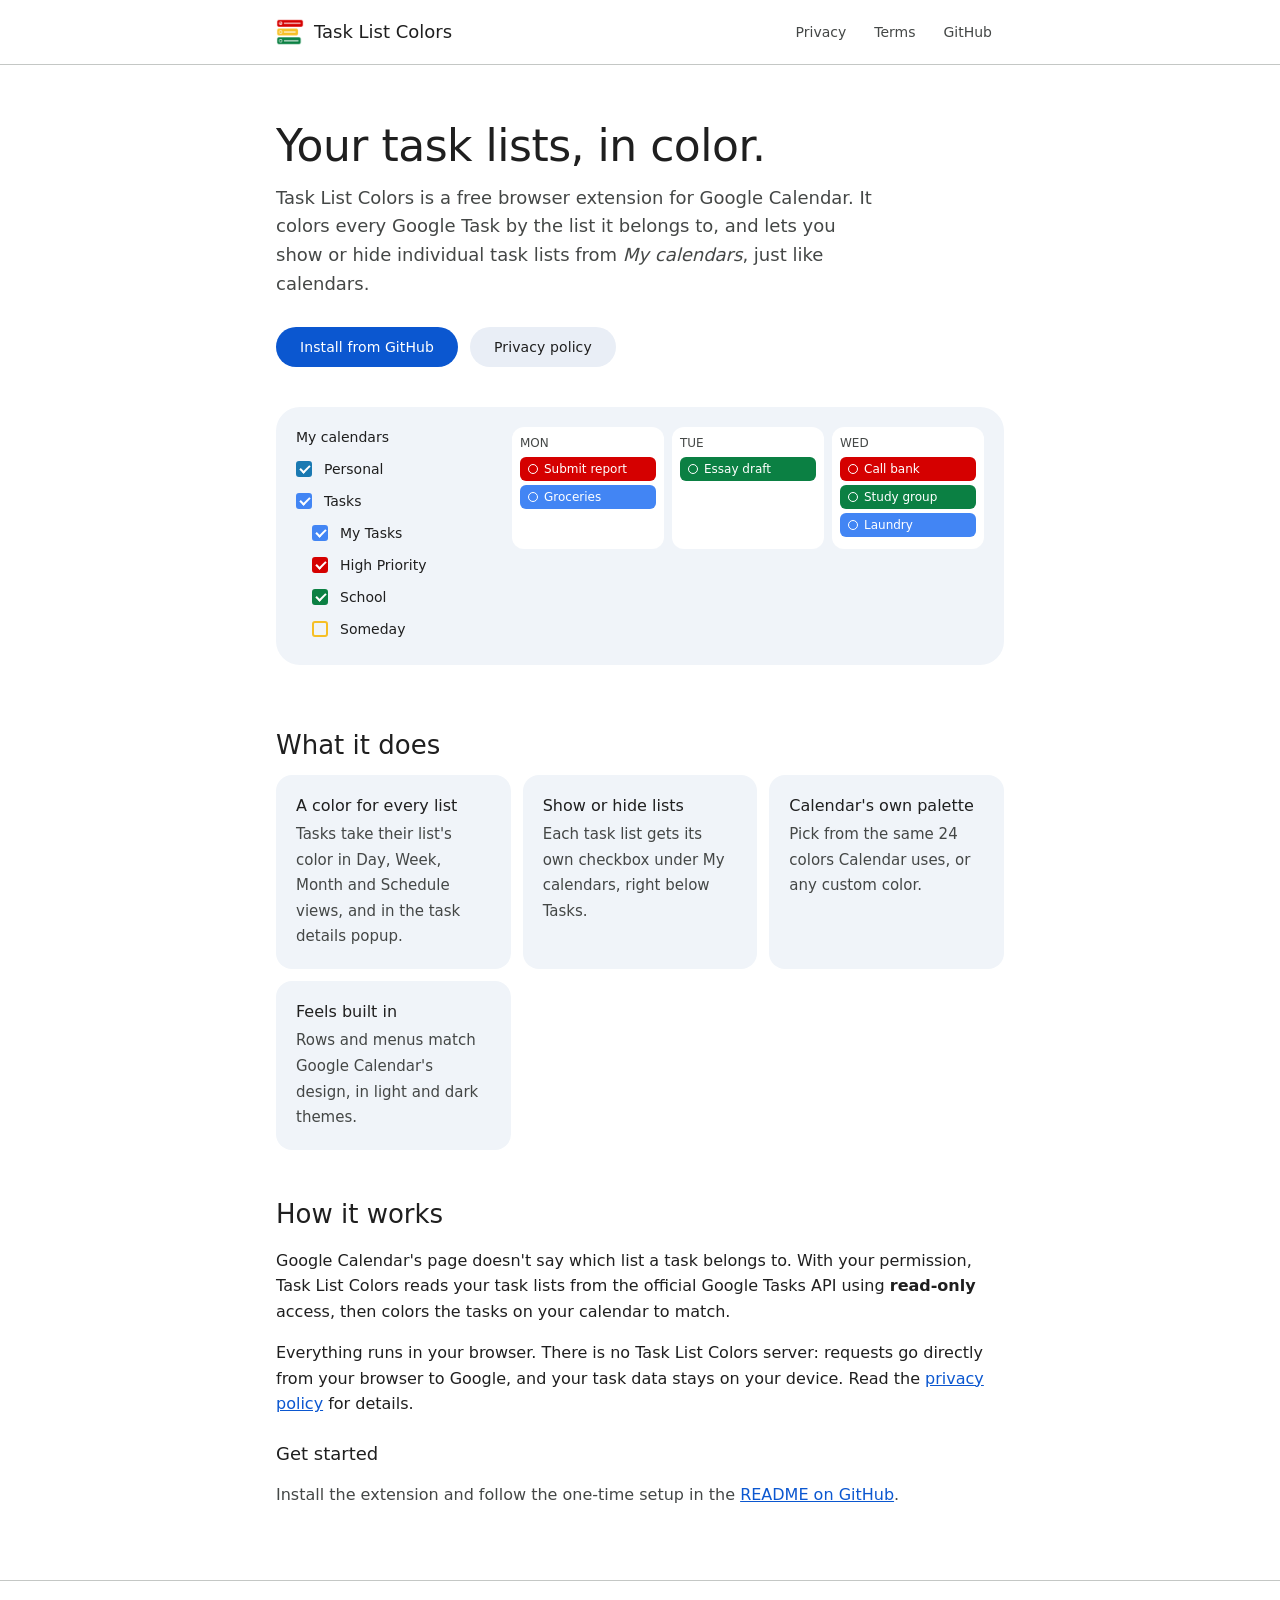
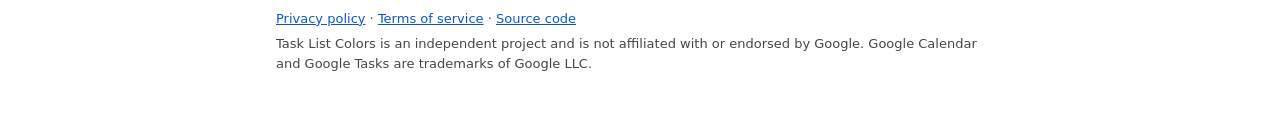
<file: docs/index.html>
<!doctype html>
<html lang="en">
<head>
  <meta charset="utf-8">
  <meta name="viewport" content="width=device-width, initial-scale=1">
  <title>Task List Colors for Google Calendar</title>
  <meta name="description" content="A browser extension that colors Google Tasks in Google Calendar by task list, and lets you show or hide each list from My calendars.">
  <link rel="icon" href="icon.png">
  <link rel="stylesheet" href="style.css">
</head>
<body>
  <header class="site-header">
    <div class="wrap">
      <a class="brand" href="./"><img src="icon.png" alt="" width="28" height="28">Task List Colors</a>
      <nav class="site-nav" aria-label="Site">
        <a href="privacy.html">Privacy</a>
        <a href="terms.html">Terms</a>
        <a href="https://github.com/Psychemm/TaskPlus">GitHub</a>
      </nav>
    </div>
  </header>

  <main class="wrap">
    <section class="hero">
      <h1>Your task lists, in color.</h1>
      <p class="lede">
        Task List Colors is a free browser extension for Google Calendar. It colors every Google Task by the list it
        belongs to, and lets you show or hide individual task lists from <em>My calendars</em>, just like calendars.
      </p>
      <div class="buttons">
        <a class="btn btn--filled" href="https://github.com/Psychemm/TaskPlus#install">Install from GitHub</a>
        <a class="btn btn--tonal" href="privacy.html">Privacy policy</a>
      </div>

      <div class="preview" role="img" aria-label="Illustration: task lists with colored checkboxes under My calendars, next to calendar days with tasks colored by list">
        <div class="preview__side" aria-hidden="true">
          <h2>My calendars</h2>
          <div class="cal-row"><span class="box" style="--c:#1A79B2"></span>Personal</div>
          <div class="cal-row"><span class="box" style="--c:#4285F4"></span>Tasks</div>
          <div class="cal-row cal-row--sub"><span class="box" style="--c:#4285F4"></span>My Tasks</div>
          <div class="cal-row cal-row--sub"><span class="box" style="--c:#D50000"></span>High Priority</div>
          <div class="cal-row cal-row--sub"><span class="box" style="--c:#0B8043"></span>School</div>
          <div class="cal-row cal-row--sub"><span class="box box--off" style="--c:#F6BF26"></span>Someday</div>
        </div>
        <div class="preview__grid" aria-hidden="true">
          <div class="day">
            <div class="day__label">Mon</div>
            <div class="chip" style="--c:#D50000">Submit report</div>
            <div class="chip" style="--c:#4285F4">Groceries</div>
          </div>
          <div class="day">
            <div class="day__label">Tue</div>
            <div class="chip" style="--c:#0B8043">Essay draft</div>
          </div>
          <div class="day">
            <div class="day__label">Wed</div>
            <div class="chip" style="--c:#D50000">Call bank</div>
            <div class="chip" style="--c:#0B8043">Study group</div>
            <div class="chip" style="--c:#4285F4">Laundry</div>
          </div>
        </div>
      </div>
    </section>

    <section aria-labelledby="features">
      <h2 id="features">What it does</h2>
      <ul class="features">
        <li><strong>A color for every list</strong><span>Tasks take their list's color in Day, Week, Month and Schedule views, and in the task details popup.</span></li>
        <li><strong>Show or hide lists</strong><span>Each task list gets its own checkbox under My calendars, right below Tasks.</span></li>
        <li><strong>Calendar's own palette</strong><span>Pick from the same 24 colors Calendar uses, or any custom color.</span></li>
        <li><strong>Feels built in</strong><span>Rows and menus match Google Calendar's design, in light and dark themes.</span></li>
      </ul>
    </section>

    <section aria-labelledby="how">
      <h2 id="how">How it works</h2>
      <p>
        Google Calendar's page doesn't say which list a task belongs to. With your permission, Task List Colors reads
        your task lists from the official Google Tasks API using <strong>read-only</strong> access, then colors the tasks
        on your calendar to match.
      </p>
      <p>
        Everything runs in your browser. There is no Task List Colors server: requests go directly from your browser to
        Google, and your task data stays on your device. Read the <a href="privacy.html">privacy policy</a> for details.
      </p>
      <h3>Get started</h3>
      <p class="muted">
        Install the extension and follow the one-time setup in the
        <a href="https://github.com/Psychemm/TaskPlus#readme">README on GitHub</a>.
      </p>
    </section>
  </main>

  <footer class="site-footer">
    <div class="wrap">
      <p><a href="privacy.html">Privacy policy</a> · <a href="terms.html">Terms of service</a> · <a href="https://github.com/Psychemm/TaskPlus">Source code</a></p>
      <p>Task List Colors is an independent project and is not affiliated with or endorsed by Google. Google Calendar and Google Tasks are trademarks of Google LLC.</p>
    </div>
  </footer>
</body>
</html>
</file>
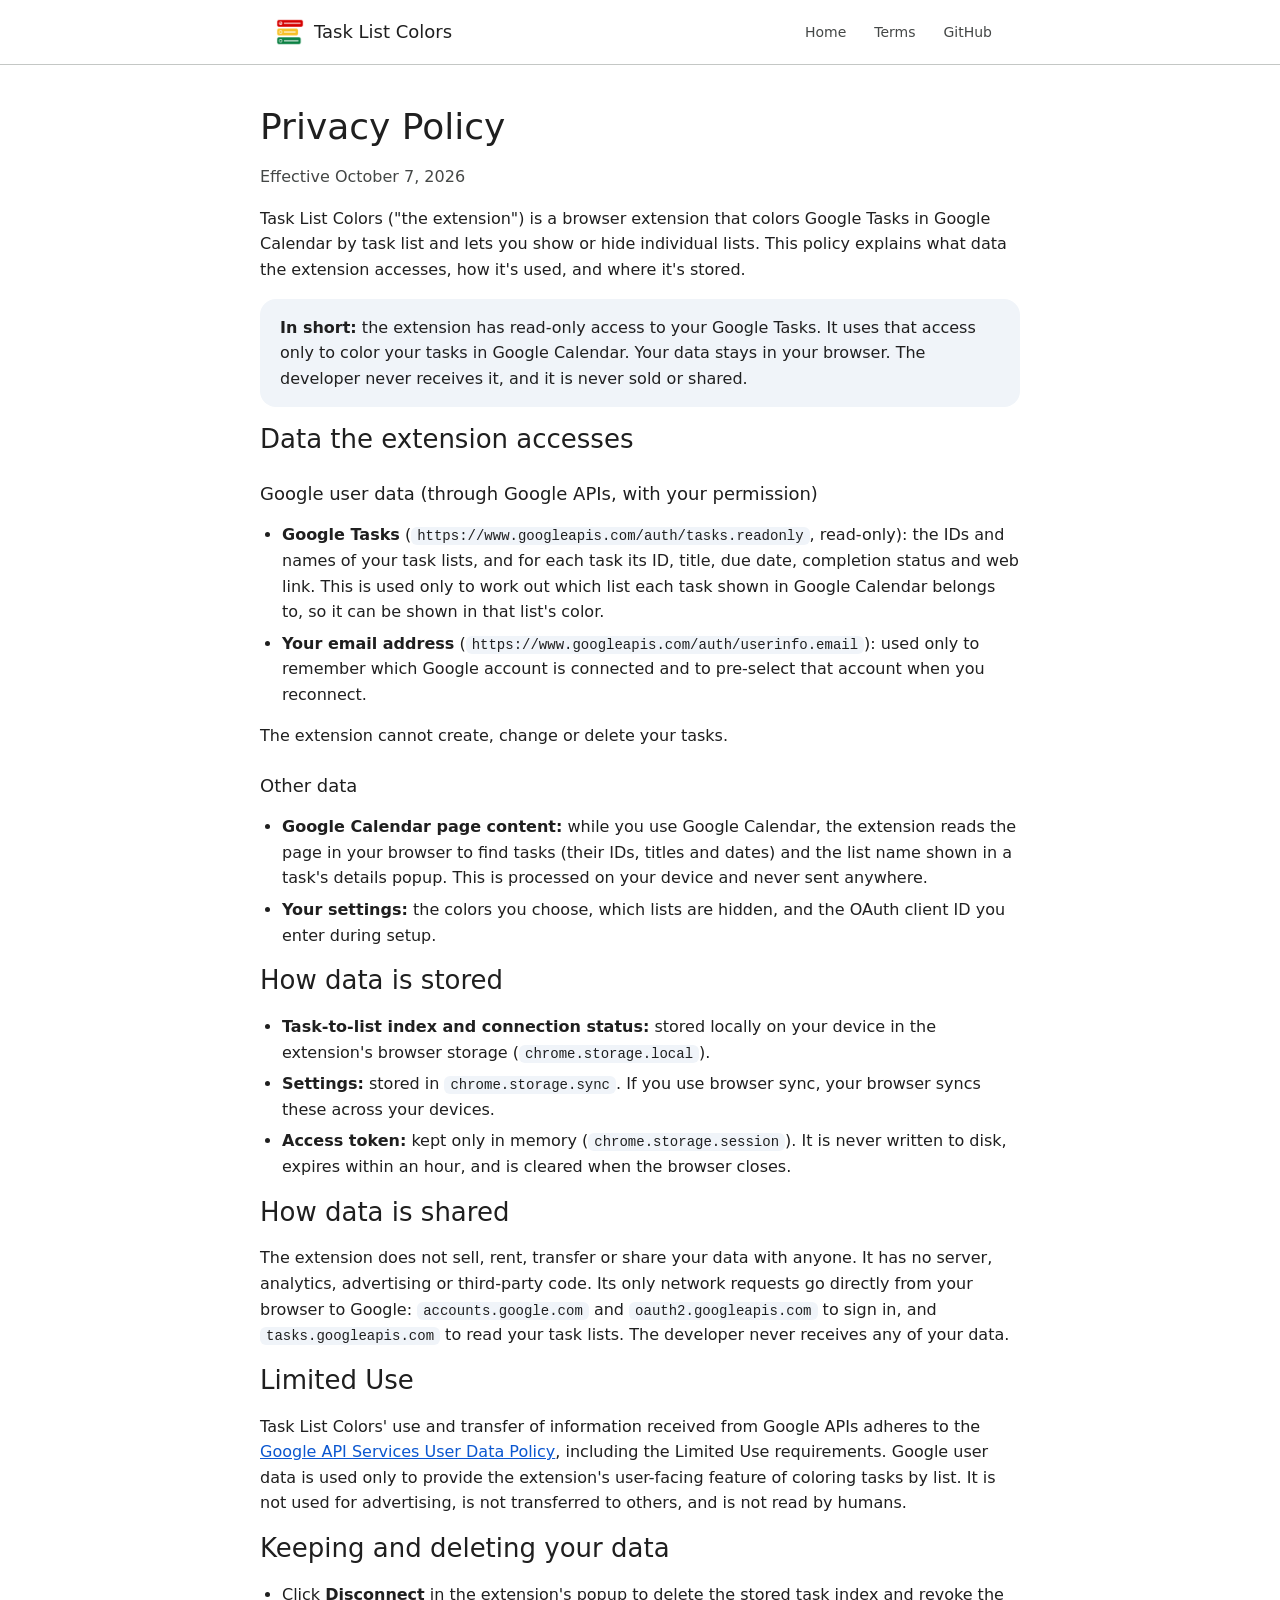
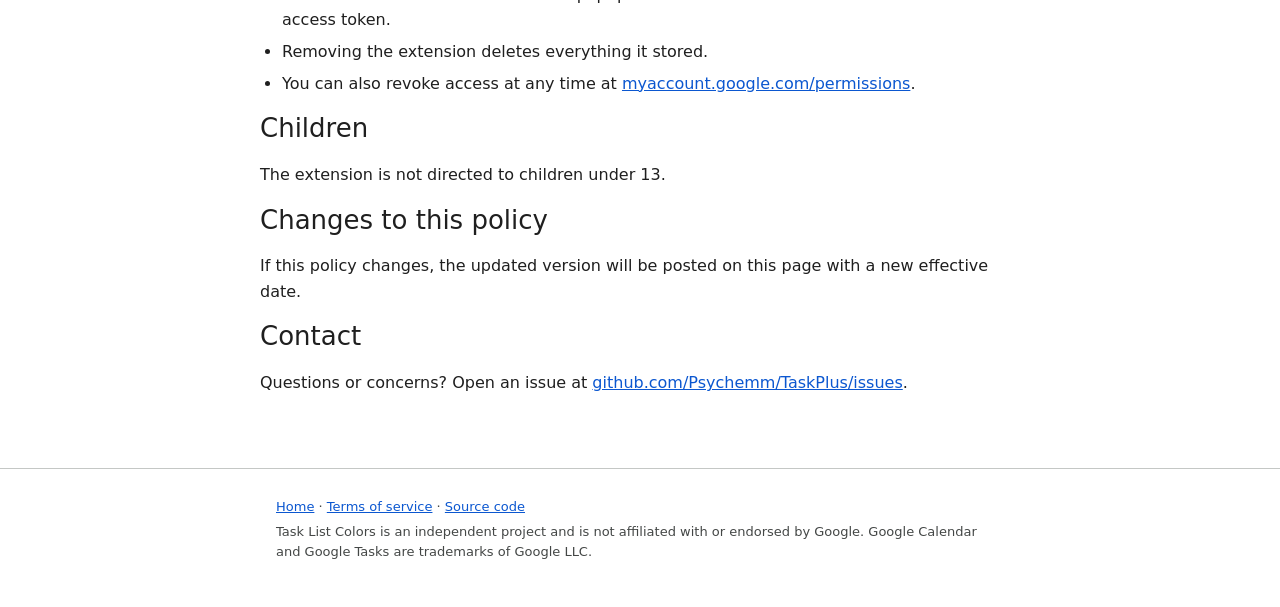
<file: docs/privacy.html>
<!doctype html>
<html lang="en">
<head>
  <meta charset="utf-8">
  <meta name="viewport" content="width=device-width, initial-scale=1">
  <title>Privacy Policy · Task List Colors</title>
  <meta name="description" content="Privacy policy for the Task List Colors browser extension for Google Calendar.">
  <link rel="icon" href="icon.png">
  <link rel="stylesheet" href="style.css">
</head>
<body>
  <header class="site-header">
    <div class="wrap">
      <a class="brand" href="./"><img src="icon.png" alt="" width="28" height="28">Task List Colors</a>
      <nav class="site-nav" aria-label="Site">
        <a href="./">Home</a>
        <a href="terms.html">Terms</a>
        <a href="https://github.com/Psychemm/TaskPlus">GitHub</a>
      </nav>
    </div>
  </header>

  <main class="wrap policy">
    <h1>Privacy Policy</h1>
    <p class="muted">Effective October 7, 2026</p>

    <p>
      Task List Colors ("the extension") is a browser extension that colors Google Tasks in Google Calendar by task
      list and lets you show or hide individual lists. This policy explains what data the extension accesses, how
      it's used, and where it's stored.
    </p>

    <div class="callout">
      <strong>In short:</strong> the extension has read-only access to your Google Tasks. It uses that access only to
      color your tasks in Google Calendar. Your data stays in your browser. The developer never receives it, and it is
      never sold or shared.
    </div>

    <h2>Data the extension accesses</h2>
    <h3>Google user data (through Google APIs, with your permission)</h3>
    <ul>
      <li>
        <strong>Google Tasks</strong> (<code>https://www.googleapis.com/auth/tasks.readonly</code>, read-only): the IDs
        and names of your task lists, and for each task its ID, title, due date, completion status and web link.
        This is used only to work out which list each task shown in Google Calendar belongs to, so it can be shown
        in that list's color.
      </li>
      <li>
        <strong>Your email address</strong> (<code>https://www.googleapis.com/auth/userinfo.email</code>): used only
        to remember which Google account is connected and to pre-select that account when you reconnect.
      </li>
    </ul>
    <p>The extension cannot create, change or delete your tasks.</p>

    <h3>Other data</h3>
    <ul>
      <li>
        <strong>Google Calendar page content:</strong> while you use Google Calendar, the extension reads the page in
        your browser to find tasks (their IDs, titles and dates) and the list name shown in a task's details popup.
        This is processed on your device and never sent anywhere.
      </li>
      <li>
        <strong>Your settings:</strong> the colors you choose, which lists are hidden, and the OAuth client ID you enter
        during setup.
      </li>
    </ul>

    <h2>How data is stored</h2>
    <ul>
      <li>
        <strong>Task-to-list index and connection status:</strong> stored locally on your device in the extension's
        browser storage (<code>chrome.storage.local</code>).
      </li>
      <li>
        <strong>Settings:</strong> stored in <code>chrome.storage.sync</code>. If you use browser sync, your browser
        syncs these across your devices.
      </li>
      <li>
        <strong>Access token:</strong> kept only in memory (<code>chrome.storage.session</code>). It is never written
        to disk, expires within an hour, and is cleared when the browser closes.
      </li>
    </ul>

    <h2>How data is shared</h2>
    <p>
      The extension does not sell, rent, transfer or share your data with anyone. It has no server, analytics,
      advertising or third-party code. Its only network requests go directly from your browser to Google:
      <code>accounts.google.com</code> and <code>oauth2.googleapis.com</code> to sign in, and
      <code>tasks.googleapis.com</code> to read your task lists. The developer never receives any of your data.
    </p>

    <h2>Limited Use</h2>
    <p>
      Task List Colors' use and transfer of information received from Google APIs adheres to the
      <a href="https://developers.google.com/terms/api-services-user-data-policy">Google API Services User Data Policy</a>,
      including the Limited Use requirements. Google user data is used only to provide the extension's user-facing
      feature of coloring tasks by list. It is not used for advertising, is not transferred to others, and is not read
      by humans.
    </p>

    <h2>Keeping and deleting your data</h2>
    <ul>
      <li>Click <strong>Disconnect</strong> in the extension's popup to delete the stored task index and revoke the access token.</li>
      <li>Removing the extension deletes everything it stored.</li>
      <li>You can also revoke access at any time at <a href="https://myaccount.google.com/permissions">myaccount.google.com/permissions</a>.</li>
    </ul>

    <h2>Children</h2>
    <p>The extension is not directed to children under 13.</p>

    <h2>Changes to this policy</h2>
    <p>If this policy changes, the updated version will be posted on this page with a new effective date.</p>

    <h2>Contact</h2>
    <p>
      Questions or concerns? Open an issue at
      <a href="https://github.com/Psychemm/TaskPlus/issues">github.com/Psychemm/TaskPlus/issues</a>.
    </p>
  </main>

  <footer class="site-footer">
    <div class="wrap">
      <p><a href="./">Home</a> · <a href="terms.html">Terms of service</a> · <a href="https://github.com/Psychemm/TaskPlus">Source code</a></p>
      <p>Task List Colors is an independent project and is not affiliated with or endorsed by Google. Google Calendar and Google Tasks are trademarks of Google LLC.</p>
    </div>
  </footer>
</body>
</html>
</file>
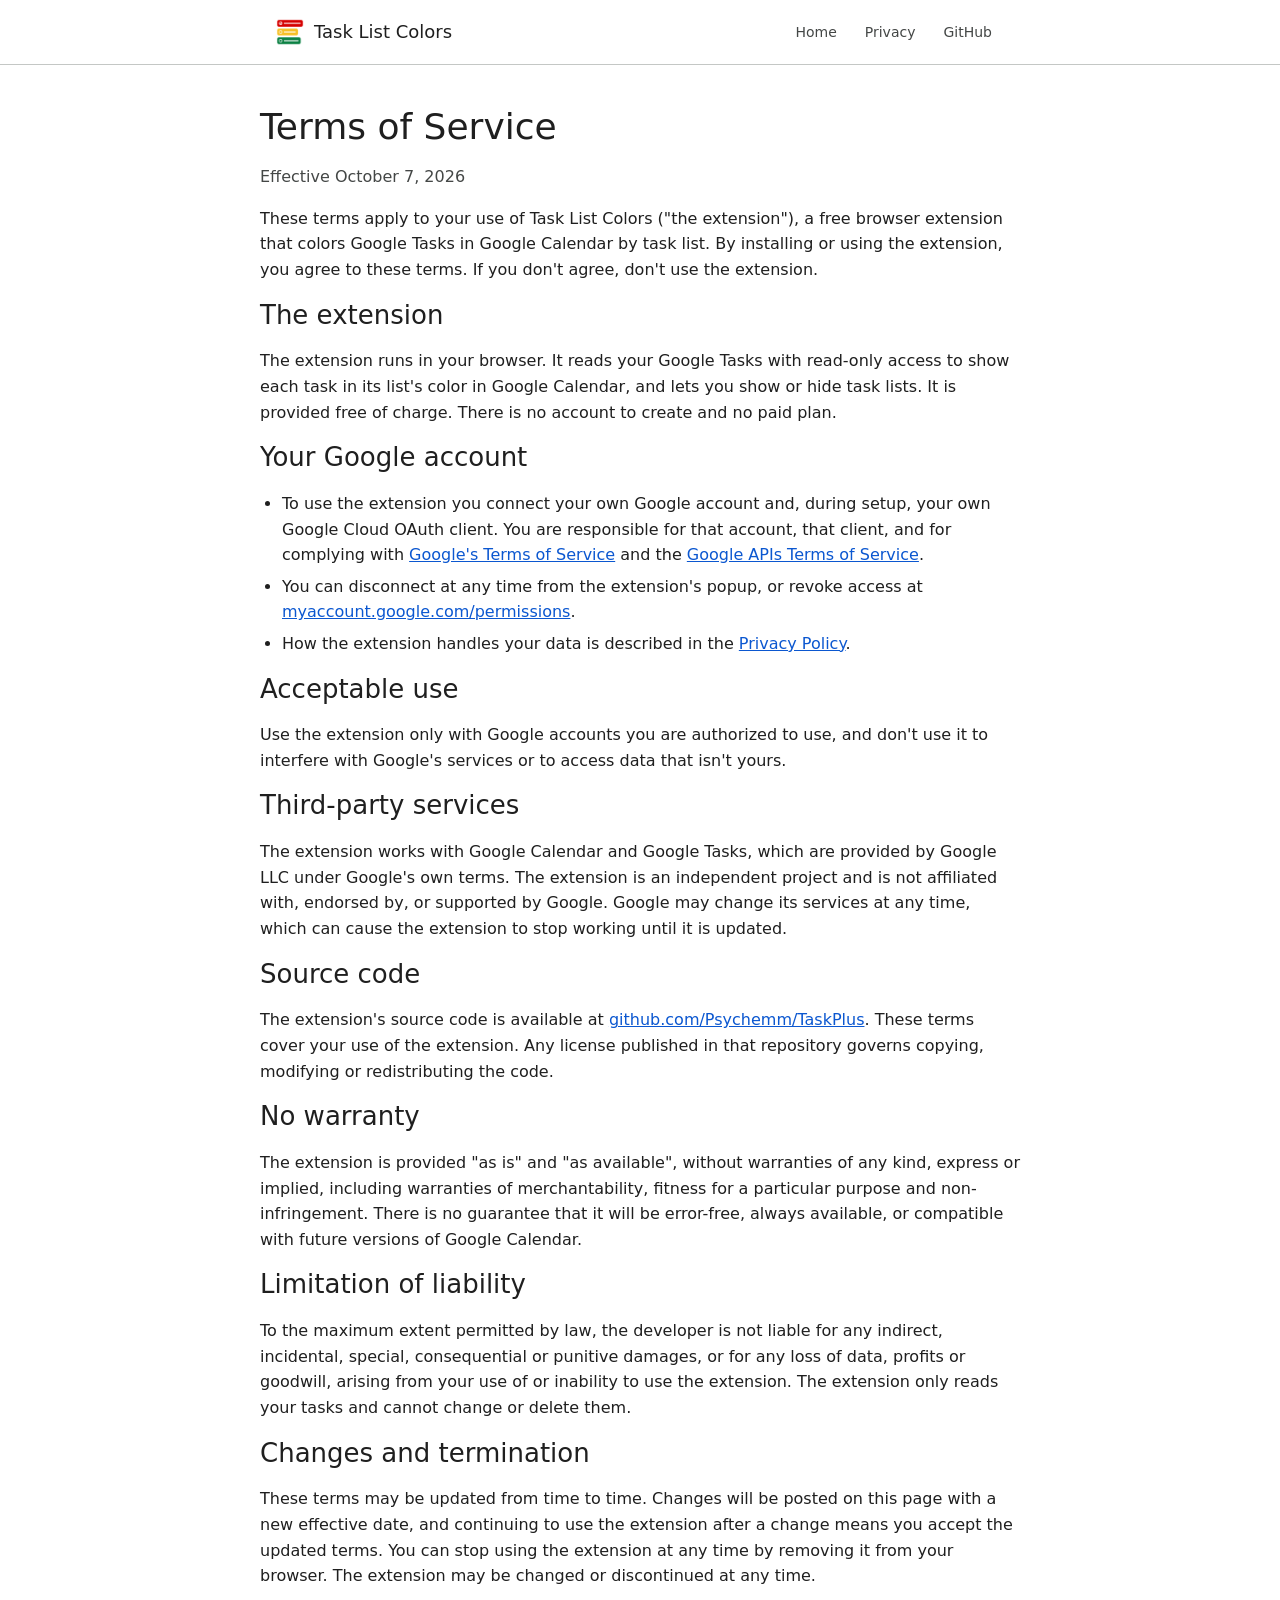
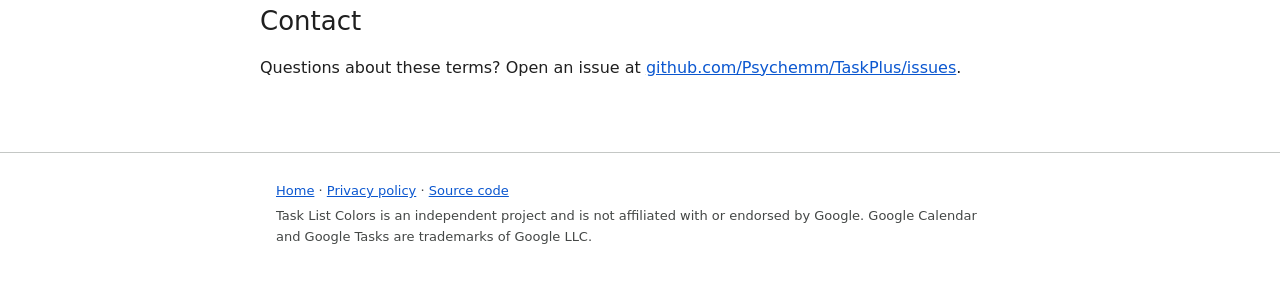
<file: docs/terms.html>
<!doctype html>
<html lang="en">
<head>
  <meta charset="utf-8">
  <meta name="viewport" content="width=device-width, initial-scale=1">
  <title>Terms of Service · Task List Colors</title>
  <meta name="description" content="Terms of Service for the Task List Colors browser extension for Google Calendar.">
  <link rel="icon" href="icon.png">
  <link rel="stylesheet" href="style.css">
</head>
<body>
  <header class="site-header">
    <div class="wrap">
      <a class="brand" href="./"><img src="icon.png" alt="" width="28" height="28">Task List Colors</a>
      <nav class="site-nav" aria-label="Site">
        <a href="./">Home</a>
        <a href="privacy.html">Privacy</a>
        <a href="https://github.com/Psychemm/TaskPlus">GitHub</a>
      </nav>
    </div>
  </header>

  <main class="wrap policy">
    <h1>Terms of Service</h1>
    <p class="muted">Effective October 7, 2026</p>

    <p>
      These terms apply to your use of Task List Colors ("the extension"), a free browser extension that colors
      Google Tasks in Google Calendar by task list. By installing or using the extension, you agree to these terms.
      If you don't agree, don't use the extension.
    </p>

    <h2>The extension</h2>
    <p>
      The extension runs in your browser. It reads your Google Tasks with read-only access to show each task in its
      list's color in Google Calendar, and lets you show or hide task lists. It is provided free of charge. There is no
      account to create and no paid plan.
    </p>

    <h2>Your Google account</h2>
    <ul>
      <li>
        To use the extension you connect your own Google account and, during setup, your own Google Cloud OAuth client.
        You are responsible for that account, that client, and for complying with
        <a href="https://policies.google.com/terms">Google's Terms of Service</a> and the
        <a href="https://developers.google.com/terms">Google APIs Terms of Service</a>.
      </li>
      <li>
        You can disconnect at any time from the extension's popup, or revoke access at
        <a href="https://myaccount.google.com/permissions">myaccount.google.com/permissions</a>.
      </li>
      <li>How the extension handles your data is described in the <a href="privacy.html">Privacy Policy</a>.</li>
    </ul>

    <h2>Acceptable use</h2>
    <p>
      Use the extension only with Google accounts you are authorized to use, and don't use it to interfere with Google's
      services or to access data that isn't yours.
    </p>

    <h2>Third-party services</h2>
    <p>
      The extension works with Google Calendar and Google Tasks, which are provided by Google LLC under Google's own
      terms. The extension is an independent project and is not affiliated with, endorsed by, or supported by Google.
      Google may change its services at any time, which can cause the extension to stop working until it is updated.
    </p>

    <h2>Source code</h2>
    <p>
      The extension's source code is available at
      <a href="https://github.com/Psychemm/TaskPlus">github.com/Psychemm/TaskPlus</a>. These terms cover your use of
      the extension. Any license published in that repository governs copying, modifying or redistributing the code.
    </p>

    <h2>No warranty</h2>
    <p>
      The extension is provided "as is" and "as available", without warranties of any kind, express or implied,
      including warranties of merchantability, fitness for a particular purpose and non-infringement. There is no
      guarantee that it will be error-free, always available, or compatible with future versions of Google Calendar.
    </p>

    <h2>Limitation of liability</h2>
    <p>
      To the maximum extent permitted by law, the developer is not liable for any indirect, incidental, special,
      consequential or punitive damages, or for any loss of data, profits or goodwill, arising from your use of or
      inability to use the extension. The extension only reads your tasks and cannot change or delete them.
    </p>

    <h2>Changes and termination</h2>
    <p>
      These terms may be updated from time to time. Changes will be posted on this page with a new effective date, and
      continuing to use the extension after a change means you accept the updated terms. You can stop using the
      extension at any time by removing it from your browser. The extension may be changed or discontinued at any time.
    </p>

    <h2>Contact</h2>
    <p>
      Questions about these terms? Open an issue at
      <a href="https://github.com/Psychemm/TaskPlus/issues">github.com/Psychemm/TaskPlus/issues</a>.
    </p>
  </main>

  <footer class="site-footer">
    <div class="wrap">
      <p><a href="./">Home</a> · <a href="privacy.html">Privacy policy</a> · <a href="https://github.com/Psychemm/TaskPlus">Source code</a></p>
      <p>Task List Colors is an independent project and is not affiliated with or endorsed by Google. Google Calendar and Google Tasks are trademarks of Google LLC.</p>
    </div>
  </footer>
</body>
</html>
</file>
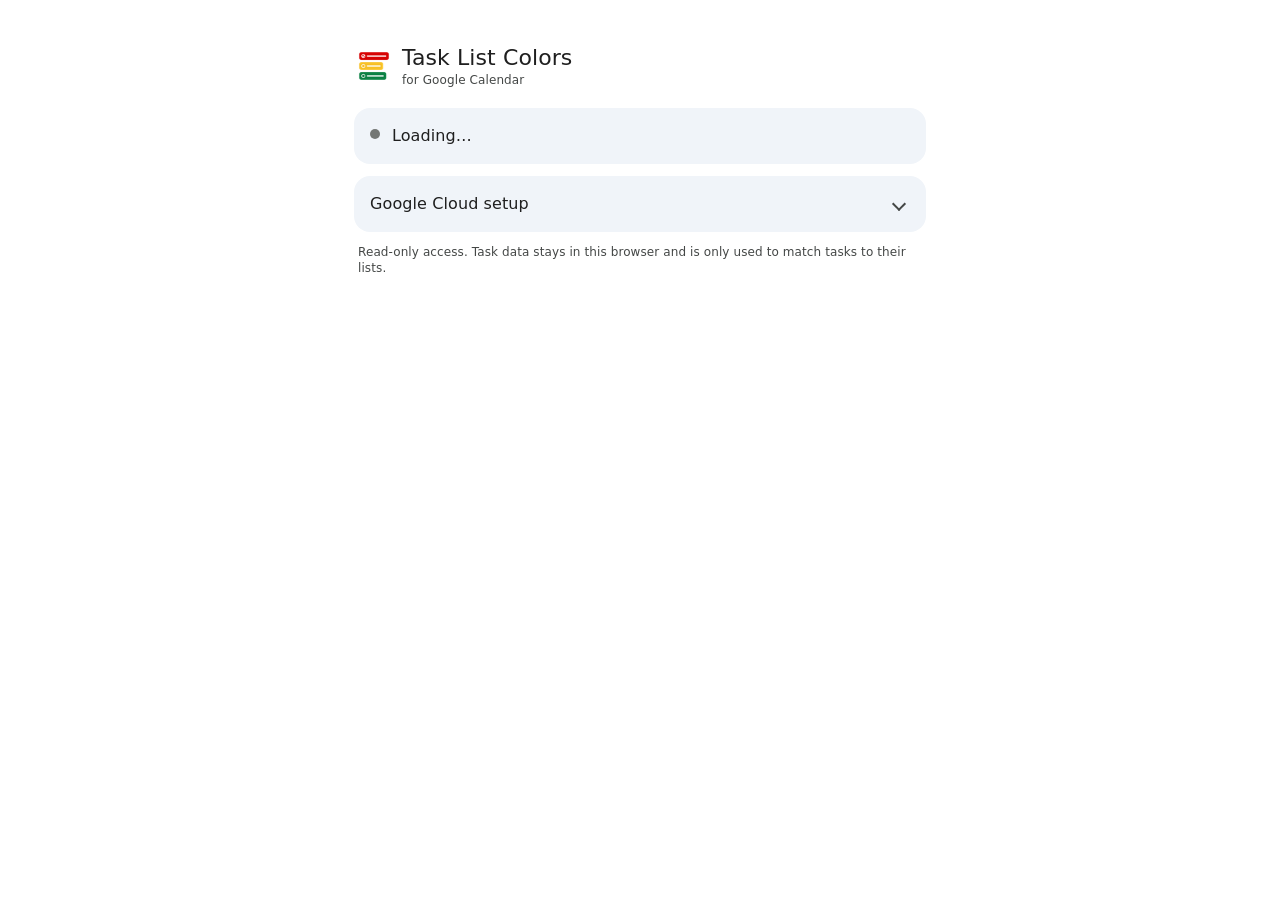
<file: src/options/options.html>
<!doctype html>
<html lang="en">
<head>
  <meta charset="utf-8">
  <meta name="viewport" content="width=device-width, initial-scale=1">
  <title>Task List Colors</title>
  <link rel="stylesheet" href="options.css">
</head>
<body>
  <main class="page">
    <header class="header">
      <img class="header__icon" src="../../icons/icon48.png" alt="" width="32" height="32">
      <div>
        <h1 class="header__title">Task List Colors</h1>
        <p class="header__subtitle">for Google Calendar</p>
      </div>
    </header>

    <section class="card" id="status-card" aria-live="polite">
      <div class="status">
        <span class="status__dot" id="status-dot"></span>
        <div class="status__body">
          <div class="status__title" id="status-title">Loading…</div>
          <div class="status__detail" id="status-detail"></div>
        </div>
      </div>
      <div class="actions" id="status-actions">
        <button type="button" class="btn btn--filled" id="connect" hidden>Connect Google Tasks</button>
        <button type="button" class="btn btn--text" id="refresh" hidden>Refresh now</button>
        <button type="button" class="btn btn--text" id="disconnect" hidden>Disconnect</button>
      </div>
      <p class="hint" id="usage-hint" hidden>
        To change colors or hide lists, open Google Calendar and use the task lists listed under
        <strong>My calendars</strong>. Hover a list and click <strong>⋮</strong> to pick its color.
      </p>
    </section>

    <section class="card">
      <details id="setup" class="setup">
        <summary class="setup__summary">
          <span>Google Cloud setup</span>
          <span class="setup__state" id="setup-state"></span>
        </summary>

        <p class="setup__intro">
          Google Calendar's page doesn't say which list a task belongs to, so this extension reads it from the
          Google Tasks API (read-only). The API requires your own free OAuth client. You only need to set this up once.
        </p>

        <ol class="steps">
          <li>
            Open the <a href="https://console.cloud.google.com/projectcreate" target="_blank" rel="noopener">Google Cloud console</a>
            and create a project (any name).
          </li>
          <li>
            Enable the <a href="https://console.cloud.google.com/apis/library/tasks.googleapis.com" target="_blank" rel="noopener">Google Tasks API</a>
            for that project.
          </li>
          <li>
            Open <a href="https://console.cloud.google.com/auth/overview" target="_blank" rel="noopener">Google Auth Platform</a>,
            click <em>Get started</em>, and choose <em>External</em> for the audience. On the <em>Audience</em> page,
            either add your Google account under <em>Test users</em> or click <em>Publish app</em>.
            Published apps don't make you reconnect every 7 days.
          </li>
          <li>
            Go to <a href="https://console.cloud.google.com/auth/clients" target="_blank" rel="noopener">Clients</a> →
            <em>Create client</em> → application type <em>Web application</em>. Under <em>Authorized redirect URIs</em>, add:
            <div class="copy-field">
              <code id="redirect-uri">…</code>
              <button type="button" class="btn btn--text btn--small" id="copy-redirect">Copy</button>
            </div>
          </li>
          <li>Click <em>Create</em>, copy the <em>Client ID</em>, and paste it here:</li>
        </ol>

        <form class="client-form" id="client-form">
          <label class="field">
            <span class="field__label">OAuth client ID</span>
            <input class="field__input" id="client-id" type="text" spellcheck="false" autocomplete="off"
                   placeholder="1234567890-abc123.apps.googleusercontent.com">
          </label>
          <button type="submit" class="btn btn--filled" id="save-client">Save</button>
        </form>
        <p class="field__error" id="client-error" hidden></p>
      </details>
    </section>

    <p class="footer">
      Read-only access. Task data stays in this browser and is only used to match tasks to their lists.
    </p>
  </main>
  <script src="options.js"></script>
</body>
</html>
</file>
<file: docs/style.css>
:root {
  color-scheme: light dark;
  --surface: #ffffff;
  --surface-container: #f0f4f9;
  --surface-container-high: #e9eef6;
  --on-surface: #1f1f1f;
  --on-surface-variant: #444746;
  --outline-variant: #c4c7c5;
  --primary: #0b57d0;
  --on-primary: #ffffff;
  --font: "Google Sans Text", "Google Sans", Roboto, "Segoe UI", system-ui, -apple-system, sans-serif;
  --font-display: "Google Sans", "Google Sans Text", Roboto, "Segoe UI", system-ui, -apple-system, sans-serif;
}

@media (prefers-color-scheme: dark) {
  :root {
    --surface: #131314;
    --surface-container: #1e1f20;
    --surface-container-high: #282a2c;
    --on-surface: #e3e3e3;
    --on-surface-variant: #c4c7c5;
    --outline-variant: #444746;
    --primary: #a8c7fa;
    --on-primary: #062e6f;
  }
}

* {
  box-sizing: border-box;
}

html {
  -webkit-text-size-adjust: 100%;
}

body {
  margin: 0;
  background: var(--surface);
  color: var(--on-surface);
  font: 400 16px/1.6 var(--font);
}

a {
  color: var(--primary);
}

a:focus-visible {
  outline: 2px solid var(--primary);
  outline-offset: 2px;
  border-radius: 2px;
}

.wrap {
  max-width: 760px;
  margin: 0 auto;
  padding: 0 16px;
}

/* Header */

.site-header {
  border-bottom: 1px solid var(--outline-variant);
}

.site-header .wrap {
  display: flex;
  align-items: center;
  gap: 12px;
  min-height: 64px;
}

.brand {
  display: flex;
  align-items: center;
  gap: 10px;
  color: inherit;
  font: 500 18px/1 var(--font-display);
  text-decoration: none;
}

.site-nav {
  display: flex;
  gap: 4px;
  margin-left: auto;
}

.site-nav a {
  padding: 8px 12px;
  border-radius: 20px;
  color: var(--on-surface-variant);
  font: 500 14px/20px var(--font-display);
  text-decoration: none;
}

.site-nav a:hover {
  background: var(--surface-container);
  color: var(--on-surface);
}

/* Hero */

.hero {
  padding: 56px 0 32px;
}

.hero h1 {
  margin: 0 0 12px;
  font: 400 clamp(32px, 6vw, 44px)/1.15 var(--font-display);
  letter-spacing: -0.5px;
}

.lede {
  max-width: 600px;
  margin: 0 0 28px;
  color: var(--on-surface-variant);
  font-size: 18px;
}

.buttons {
  display: flex;
  flex-wrap: wrap;
  gap: 12px;
}

.btn {
  display: inline-flex;
  align-items: center;
  height: 40px;
  padding: 0 24px;
  border-radius: 20px;
  font: 500 14px/20px var(--font-display);
  letter-spacing: 0.1px;
  text-decoration: none;
}

.btn--filled {
  background: var(--primary);
  color: var(--on-primary);
}

.btn--tonal {
  background: var(--surface-container-high);
  color: var(--on-surface);
}

/* Preview illustration */

.preview {
  display: grid;
  grid-template-columns: 200px 1fr;
  gap: 16px;
  margin: 40px 0 8px;
  padding: 20px;
  border-radius: 24px;
  background: var(--surface-container);
}

.preview__side h2 {
  margin: 0 0 6px;
  font: 500 14px/20px var(--font-display);
}

.cal-row {
  display: flex;
  align-items: center;
  gap: 12px;
  height: 32px;
  font-size: 14px;
}

.cal-row--sub {
  padding-left: 16px;
}

.box {
  flex: none;
  width: 16px;
  height: 16px;
  border: 2px solid var(--c);
  border-radius: 3px;
  background: var(--c);
  position: relative;
}

.box::after {
  content: "";
  position: absolute;
  left: 3.5px;
  top: 0.5px;
  width: 4px;
  height: 8px;
  border: solid #fff;
  border-width: 0 2px 2px 0;
  transform: rotate(45deg);
}

.box--off {
  background: transparent;
}

.box--off::after {
  display: none;
}

.preview__grid {
  display: grid;
  grid-template-columns: repeat(3, 1fr);
  gap: 8px;
  align-content: start;
}

.day {
  min-height: 120px;
  padding: 8px;
  border-radius: 12px;
  background: var(--surface);
}

.day__label {
  margin-bottom: 6px;
  color: var(--on-surface-variant);
  font: 500 12px/16px var(--font-display);
  text-transform: uppercase;
}

.chip {
  display: flex;
  align-items: center;
  gap: 6px;
  margin-bottom: 4px;
  padding: 2px 8px;
  overflow: hidden;
  border-radius: 6px;
  background: var(--c);
  color: var(--t, #fff);
  font: 500 12px/20px var(--font);
  white-space: nowrap;
  text-overflow: ellipsis;
}

.chip::before {
  content: "";
  flex: none;
  width: 8px;
  height: 8px;
  border: 1.5px solid currentColor;
  border-radius: 50%;
}

@media (max-width: 600px) {
  .preview {
    grid-template-columns: 1fr;
  }

  .preview__grid {
    grid-template-columns: repeat(2, 1fr);
  }

  .preview__grid .day:nth-child(3) {
    display: none;
  }
}

/* Content */

main section {
  padding: 24px 0;
}

h2 {
  margin: 0 0 12px;
  font: 400 26px/1.3 var(--font-display);
}

h3 {
  margin: 24px 0 8px;
  font: 500 18px/1.4 var(--font-display);
}

.features {
  display: grid;
  grid-template-columns: repeat(auto-fit, minmax(220px, 1fr));
  gap: 12px;
  margin: 0;
  padding: 0;
  list-style: none;
}

.features li {
  padding: 20px;
  border-radius: 16px;
  background: var(--surface-container);
}

.features strong {
  display: block;
  margin-bottom: 4px;
  font: 500 16px/1.4 var(--font-display);
}

.features span {
  color: var(--on-surface-variant);
  font-size: 15px;
}

.muted {
  color: var(--on-surface-variant);
}

code {
  padding: 1px 6px;
  border-radius: 6px;
  background: var(--surface-container);
  font: 14px/1.5 ui-monospace, "Cascadia Mono", Consolas, monospace;
  overflow-wrap: anywhere;
}

/* Policy page */

.policy {
  padding: 40px 0 24px;
}

.policy h1 {
  margin: 0 0 4px;
  font: 400 clamp(28px, 5vw, 36px)/1.2 var(--font-display);
}

.policy ul {
  padding-left: 22px;
}

.policy li {
  margin-bottom: 6px;
}

.callout {
  margin: 16px 0;
  padding: 16px 20px;
  border-radius: 16px;
  background: var(--surface-container);
}

/* Footer */

.site-footer {
  margin-top: 32px;
  padding: 24px 0 40px;
  border-top: 1px solid var(--outline-variant);
  color: var(--on-surface-variant);
  font-size: 13px;
}

.site-footer p {
  margin: 4px 0;
}
</file>
<file: src/options/options.css>
:root {
  color-scheme: light dark;
  --surface: #ffffff;
  --surface-container: #f0f4f9;
  --surface-container-high: #e9eef6;
  --on-surface: #1f1f1f;
  --on-surface-variant: #444746;
  --outline: #747775;
  --outline-variant: #c4c7c5;
  --primary: #0b57d0;
  --on-primary: #ffffff;
  --success: #146c2e;
  --warning: #b06000;
  --error: #b3261e;
  --font: "Google Sans Text", "Google Sans", Roboto, "Segoe UI", system-ui, sans-serif;
  --font-display: "Google Sans", "Google Sans Text", Roboto, "Segoe UI", system-ui, sans-serif;
}

@media (prefers-color-scheme: dark) {
  :root {
    --surface: #131314;
    --surface-container: #1e1f20;
    --surface-container-high: #282a2c;
    --on-surface: #e3e3e3;
    --on-surface-variant: #c4c7c5;
    --outline: #8e918f;
    --outline-variant: #444746;
    --primary: #a8c7fa;
    --on-primary: #062e6f;
    --success: #6dd58c;
    --warning: #ffb95c;
    --error: #f2b8b5;
  }
}

* {
  box-sizing: border-box;
}

[hidden] {
  display: none !important;
}

html,
body {
  margin: 0;
  background: var(--surface);
  color: var(--on-surface);
  font: 400 14px/20px var(--font);
  letter-spacing: 0.1px;
}

body {
  min-width: 380px;
}

.page {
  display: flex;
  flex-direction: column;
  gap: 12px;
  max-width: 620px;
  margin: 0 auto;
  padding: 16px;
}

@media (min-width: 640px) {
  .page {
    padding: 40px 24px;
  }
}

a {
  color: var(--primary);
  text-decoration: none;
}

a:hover {
  text-decoration: underline;
}

a:focus-visible,
summary:focus-visible {
  outline: 2px solid var(--primary);
  outline-offset: 2px;
  border-radius: 4px;
}

/* Header */

.header {
  display: flex;
  align-items: center;
  gap: 12px;
  padding: 4px 4px 8px;
}

.header__icon {
  flex: none;
}

.header__title {
  margin: 0;
  font: 400 22px/28px var(--font-display);
}

.header__subtitle {
  margin: 0;
  color: var(--on-surface-variant);
  font-size: 12px;
  line-height: 16px;
}

/* Cards */

.card {
  padding: 16px;
  border-radius: 16px;
  background: var(--surface-container);
}

.status {
  display: flex;
  gap: 12px;
  align-items: flex-start;
}

.status__dot {
  flex: none;
  width: 10px;
  height: 10px;
  margin-top: 5px;
  border-radius: 50%;
  background: var(--outline);
}

.status__dot[data-state="ok"] {
  background: var(--success);
}

.status__dot[data-state="signin"],
.status__dot[data-state="setup"] {
  background: var(--warning);
}

.status__dot[data-state="error"] {
  background: var(--error);
}

.status__title {
  font: 500 16px/24px var(--font-display);
}

.status__detail {
  color: var(--on-surface-variant);
  overflow-wrap: anywhere;
}

.status__detail:empty {
  display: none;
}

.actions {
  display: flex;
  flex-wrap: wrap;
  gap: 8px;
  margin-top: 16px;
}

.actions:not(:has(button:not([hidden]))) {
  display: none;
}

.hint {
  margin: 16px 0 0;
  color: var(--on-surface-variant);
}

/* Buttons (Material 3) */

.btn {
  position: relative;
  display: inline-flex;
  align-items: center;
  justify-content: center;
  height: 40px;
  padding: 0 24px;
  border: 0;
  border-radius: 20px;
  background: transparent;
  color: var(--primary);
  font: 500 14px/20px var(--font-display);
  letter-spacing: 0.1px;
  cursor: pointer;
  overflow: hidden;
  outline: none;
}

.btn::after {
  content: "";
  position: absolute;
  inset: 0;
  background: currentColor;
  opacity: 0;
  transition: opacity 0.1s linear;
}

.btn:hover::after {
  opacity: 0.08;
}

.btn:active::after,
.btn:focus-visible::after {
  opacity: 0.12;
}

.btn:focus-visible {
  outline: 2px solid var(--primary);
  outline-offset: 2px;
}

.btn--filled {
  background: var(--primary);
  color: var(--on-primary);
}

.btn--text {
  padding: 0 12px;
}

.btn--small {
  height: 32px;
  border-radius: 16px;
}

.btn:disabled {
  background: color-mix(in srgb, var(--on-surface) 12%, transparent);
  color: color-mix(in srgb, var(--on-surface) 38%, transparent);
  cursor: default;
}

.btn--text:disabled {
  background: transparent;
}

.btn:disabled::after {
  display: none;
}

/* Setup */

.setup__summary {
  display: flex;
  align-items: center;
  justify-content: space-between;
  gap: 8px;
  font: 500 16px/24px var(--font-display);
  cursor: pointer;
  list-style: none;
}

.setup__summary::-webkit-details-marker {
  display: none;
}

.setup__summary::after {
  content: "";
  flex: none;
  width: 8px;
  height: 8px;
  margin-right: 6px;
  border-right: 2px solid var(--on-surface-variant);
  border-bottom: 2px solid var(--on-surface-variant);
  transform: rotate(45deg);
  transition: transform 0.15s ease;
}

.setup[open] .setup__summary::after {
  transform: rotate(225deg);
}

.setup__state {
  margin-left: auto;
  color: var(--on-surface-variant);
  font: 400 12px/16px var(--font);
}

.setup__intro {
  margin: 12px 0 0;
  color: var(--on-surface-variant);
}

.steps {
  margin: 16px 0 0;
  padding-left: 22px;
}

.steps li {
  margin-bottom: 10px;
  padding-left: 2px;
}

.steps em {
  font-style: normal;
  font-weight: 500;
}

.copy-field {
  display: flex;
  align-items: center;
  gap: 4px;
  margin-top: 8px;
  padding: 4px 4px 4px 12px;
  border-radius: 8px;
  background: var(--surface);
}

.copy-field code {
  flex: 1;
  min-width: 0;
  font: 400 12px/16px ui-monospace, "Cascadia Mono", Consolas, monospace;
  overflow-wrap: anywhere;
}

.client-form {
  display: flex;
  align-items: flex-end;
  gap: 8px;
  margin-top: 4px;
}

.field {
  display: flex;
  flex: 1;
  flex-direction: column;
  gap: 4px;
  min-width: 0;
}

.field__label {
  color: var(--on-surface-variant);
  font-size: 12px;
  line-height: 16px;
}

.field__input {
  height: 40px;
  padding: 0 12px;
  border: 1px solid var(--outline);
  border-radius: 4px;
  background: var(--surface);
  color: var(--on-surface);
  font: 400 13px/20px var(--font);
  outline: none;
}

.field__input:focus {
  border-color: var(--primary);
  box-shadow: inset 0 0 0 1px var(--primary);
}

.field__error {
  margin: 8px 0 0;
  color: var(--error);
  font-size: 12px;
  line-height: 16px;
}

.footer {
  margin: 0;
  padding: 0 4px;
  color: var(--on-surface-variant);
  font-size: 12px;
  line-height: 16px;
}
</file>
